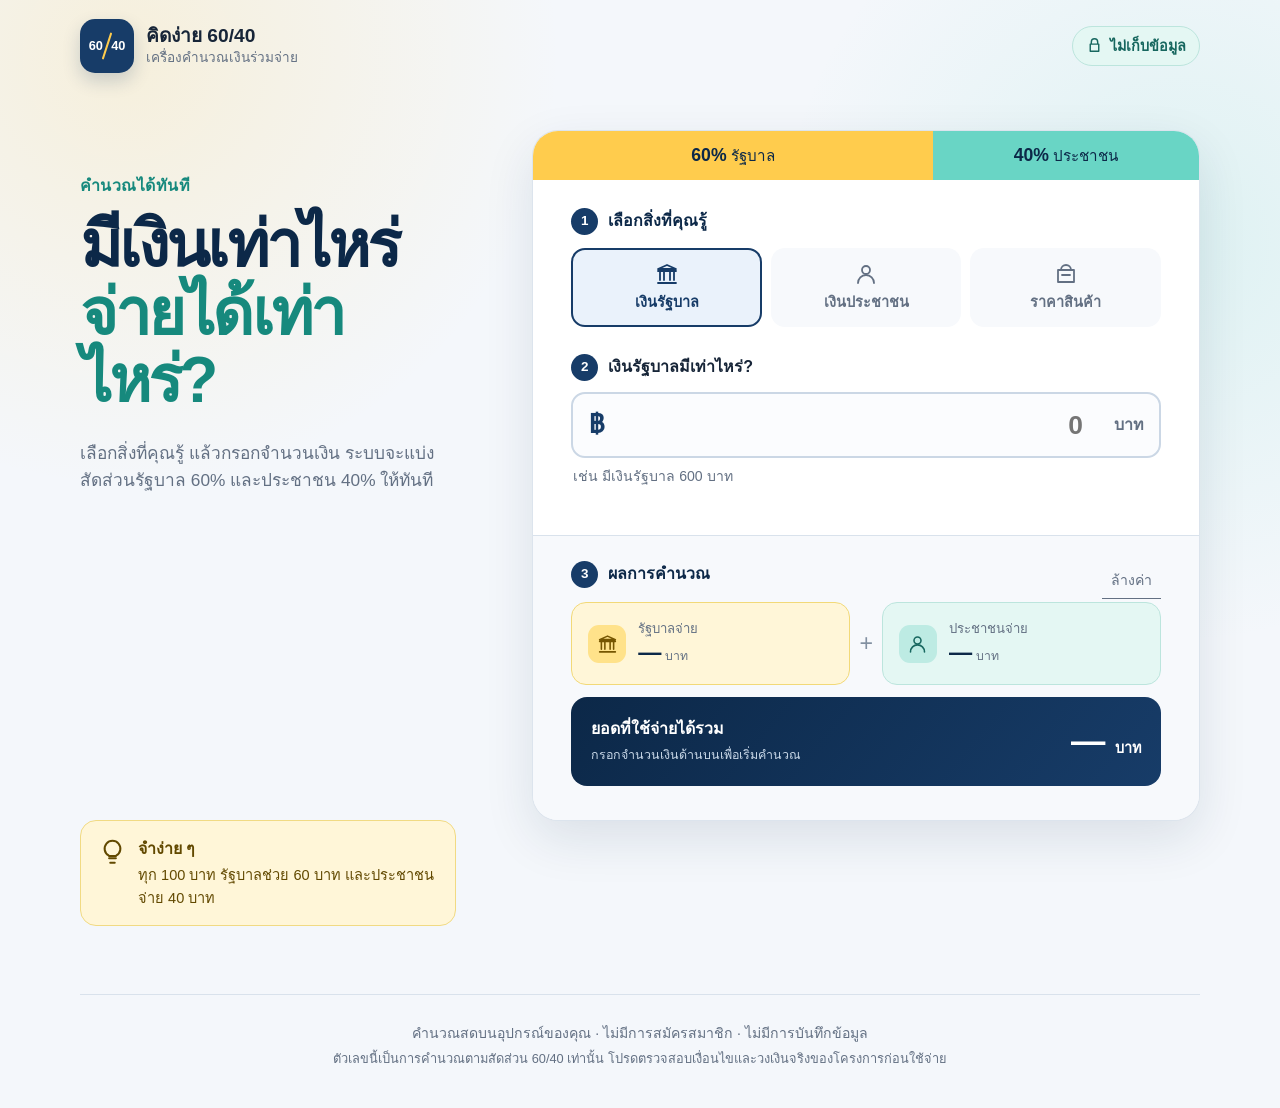
<file: 60-40-calculator/index.html>
<!doctype html>
<html lang="th">
  <head>
    <meta charset="UTF-8" />
    <meta name="viewport" content="width=device-width, initial-scale=1.0" />
    <meta
      name="description"
      content="เครื่องคำนวณสัดส่วนโครงการคนละครึ่ง 60/40 แบบง่าย ไม่เก็บข้อมูล"
    />
    <meta name="theme-color" content="#173c68" />
    <link
      rel="icon"
      type="image/svg+xml"
      href="data:image/svg+xml,%3Csvg xmlns='http://www.w3.org/2000/svg' viewBox='0 0 64 64'%3E%3Crect width='64' height='64' rx='15' fill='%23173c68'/%3E%3Cpath d='M12 35h40' stroke='%23fff' stroke-width='6' stroke-linecap='round'/%3E%3Ccircle cx='23' cy='24' r='7' fill='%23ffcc4d'/%3E%3Ccircle cx='41' cy='46' r='7' fill='%2369d5c5'/%3E%3C/svg%3E"
    />
    <title>คิดง่าย 60/40</title>
    <link rel="stylesheet" href="styles.css" />
    <script src="app.js" defer></script>
  </head>
  <body>
    <div class="page-shell">
      <header class="site-header">
        <a class="brand" href="#calculator" aria-label="คิดง่าย 60/40 หน้าหลัก">
          <span class="brand-mark" aria-hidden="true">
            <span>60</span><i></i><span>40</span>
          </span>
          <span class="brand-copy">
            <strong>คิดง่าย 60/40</strong>
            <small>เครื่องคำนวณเงินร่วมจ่าย</small>
          </span>
        </a>
        <span class="privacy-badge">
          <svg viewBox="0 0 24 24" aria-hidden="true"><path d="M7.5 10V7a4.5 4.5 0 0 1 9 0v3M6 10h12v10H6z"/></svg>
          ไม่เก็บข้อมูล
        </span>
      </header>

      <main id="calculator" class="calculator" aria-labelledby="page-title">
        <section class="intro">
          <p class="eyebrow">คำนวณได้ทันที</p>
          <h1 id="page-title">มีเงินเท่าไหร่<br /><span>จ่ายได้เท่าไหร่?</span></h1>
          <p>เลือกสิ่งที่คุณรู้ แล้วกรอกจำนวนเงิน ระบบจะแบ่งสัดส่วนรัฐบาล 60% และประชาชน 40% ให้ทันที</p>
        </section>

        <section class="calculator-card" aria-label="เครื่องคำนวณ">
          <div class="ratio-strip" aria-label="รัฐบาล 60 เปอร์เซ็นต์ ประชาชน 40 เปอร์เซ็นต์">
            <span class="government-ratio"><strong>60%</strong> รัฐบาล</span>
            <span class="citizen-ratio"><strong>40%</strong> ประชาชน</span>
          </div>

          <div class="mode-wrap">
            <p class="step-label"><span>1</span> เลือกสิ่งที่คุณรู้</p>
            <div class="mode-tabs" role="tablist" aria-label="รูปแบบการคำนวณ">
              <button class="mode-tab is-active" type="button" role="tab" aria-selected="true" data-mode="government">
                <svg viewBox="0 0 24 24" aria-hidden="true"><path d="M3 9h18M5 9v9m4-9v9m6-9v9m4-9v9M3 21h18M12 3l9 4H3z"/></svg>
                <span>เงินรัฐบาล</span>
              </button>
              <button class="mode-tab" type="button" role="tab" aria-selected="false" data-mode="citizen">
                <svg viewBox="0 0 24 24" aria-hidden="true"><circle cx="12" cy="8" r="4"/><path d="M4 21a8 8 0 0 1 16 0"/></svg>
                <span>เงินประชาชน</span>
              </button>
              <button class="mode-tab" type="button" role="tab" aria-selected="false" data-mode="total">
                <svg viewBox="0 0 24 24" aria-hidden="true"><path d="M4 8h16v12H4zM7 8a5 5 0 0 1 10 0M8 13h8"/></svg>
                <span>ราคาสินค้า</span>
              </button>
            </div>
          </div>

          <div class="input-section">
            <label id="amount-label" for="amount"><span class="step-number">2</span> เงินรัฐบาลมีเท่าไหร่?</label>
            <div class="money-input-wrap">
              <span aria-hidden="true">฿</span>
              <input
                id="amount"
                name="amount"
                type="text"
                inputmode="decimal"
                autocomplete="off"
                placeholder="0"
                aria-describedby="input-help input-error"
              />
              <span class="unit">บาท</span>
            </div>
            <p id="input-help" class="input-help">เช่น มีเงินรัฐบาล 600 บาท</p>
            <p id="input-error" class="input-error" role="alert" aria-live="polite"></p>
          </div>

          <div class="result-section" aria-live="polite">
            <div class="result-heading">
              <p class="step-label"><span>3</span> ผลการคำนวณ</p>
              <button id="clear-button" class="clear-button" type="button">ล้างค่า</button>
            </div>

            <div class="result-grid">
              <article class="result-item government-result">
                <div class="result-icon government-icon" aria-hidden="true">
                  <svg viewBox="0 0 24 24"><path d="M3 9h18M5 9v9m4-9v9m6-9v9m4-9v9M3 21h18M12 3l9 4H3z"/></svg>
                </div>
                <div>
                  <p>รัฐบาลจ่าย</p>
                  <strong id="government-result">—</strong><span> บาท</span>
                </div>
              </article>
              <span class="plus-sign" aria-hidden="true">+</span>
              <article class="result-item citizen-result">
                <div class="result-icon citizen-icon" aria-hidden="true">
                  <svg viewBox="0 0 24 24"><circle cx="12" cy="8" r="4"/><path d="M4 21a8 8 0 0 1 16 0"/></svg>
                </div>
                <div>
                  <p>ประชาชนจ่าย</p>
                  <strong id="citizen-result">—</strong><span> บาท</span>
                </div>
              </article>
            </div>

            <div class="total-result">
              <div>
                <p>ยอดที่ใช้จ่ายได้รวม</p>
                <small id="result-explanation">กรอกจำนวนเงินด้านบนเพื่อเริ่มคำนวณ</small>
              </div>
              <strong><span id="total-result">—</span> <small>บาท</small></strong>
            </div>
          </div>
        </section>

        <aside class="tip-card">
          <svg viewBox="0 0 24 24" aria-hidden="true"><path d="M9 18h6M10 22h4M8.5 15.5A7 7 0 1 1 15.5 15.5L15 16H9z"/></svg>
          <div>
            <strong>จำง่าย ๆ</strong>
            <p>ทุก 100 บาท รัฐบาลช่วย 60 บาท และประชาชนจ่าย 40 บาท</p>
          </div>
        </aside>
      </main>

      <footer>
        <p>คำนวณสดบนอุปกรณ์ของคุณ · ไม่มีการสมัครสมาชิก · ไม่มีการบันทึกข้อมูล</p>
        <p class="disclaimer">ตัวเลขนี้เป็นการคำนวณตามสัดส่วน 60/40 เท่านั้น โปรดตรวจสอบเงื่อนไขและวงเงินจริงของโครงการก่อนใช้จ่าย</p>
      </footer>
    </div>
  </body>
</html>
</file>
<file: 60-40-calculator/styles.css>
:root {
  color-scheme: light;
  --navy: #173c68;
  --navy-deep: #0c2848;
  --blue-soft: #eaf2fb;
  --gold: #ffcc4d;
  --gold-soft: #fff6d8;
  --teal: #16897d;
  --teal-soft: #e4f7f3;
  --ink: #172538;
  --muted: #637083;
  --line: #d9e2ec;
  --surface: #ffffff;
  --background: #f4f7fb;
  --danger: #b42318;
  --shadow: 0 18px 50px rgba(16, 43, 75, 0.11);
}

* { box-sizing: border-box; }

html { scroll-behavior: smooth; }

body {
  margin: 0;
  min-width: 320px;
  color: var(--ink);
  background:
    radial-gradient(circle at 10% 5%, rgba(255, 204, 77, 0.18), transparent 27rem),
    radial-gradient(circle at 92% 22%, rgba(105, 213, 197, 0.16), transparent 25rem),
    var(--background);
  font-family: "Noto Sans Thai", "Leelawadee UI", Tahoma, sans-serif;
  font-size: 16px;
  line-height: 1.55;
}

button, input { font: inherit; }

button { -webkit-tap-highlight-color: transparent; }

.page-shell { min-height: 100vh; }

.site-header {
  width: min(1120px, calc(100% - 40px));
  margin: 0 auto;
  min-height: 92px;
  display: flex;
  align-items: center;
  justify-content: space-between;
  gap: 20px;
}

.brand {
  display: flex;
  align-items: center;
  gap: 12px;
  color: var(--ink);
  text-decoration: none;
}

.brand-mark {
  width: 54px;
  height: 54px;
  display: grid;
  grid-template-columns: 1fr 3px 1fr;
  align-items: center;
  justify-items: center;
  padding: 8px 6px;
  color: white;
  background: var(--navy);
  border-radius: 15px;
  box-shadow: 0 8px 18px rgba(23, 60, 104, 0.2);
  font-weight: 800;
  font-size: 0.8rem;
}

.brand-mark i {
  width: 2px;
  height: 28px;
  background: var(--gold);
  transform: rotate(18deg);
  border-radius: 9px;
}

.brand-copy { display: grid; }
.brand-copy strong { font-size: 1.2rem; line-height: 1.2; }
.brand-copy small { color: var(--muted); font-size: 0.85rem; }

.privacy-badge {
  display: inline-flex;
  align-items: center;
  gap: 7px;
  padding: 8px 13px;
  color: #17675f;
  background: var(--teal-soft);
  border: 1px solid #bce5dd;
  border-radius: 999px;
  font-size: 0.9rem;
  font-weight: 700;
}

.privacy-badge svg {
  width: 17px;
  fill: none;
  stroke: currentColor;
  stroke-width: 2;
  stroke-linecap: round;
  stroke-linejoin: round;
}

.calculator {
  width: min(1120px, calc(100% - 40px));
  margin: 38px auto 0;
  display: grid;
  grid-template-columns: minmax(260px, 0.72fr) minmax(550px, 1.28fr);
  gap: clamp(34px, 6vw, 82px);
  align-items: start;
}

.intro { padding-top: 44px; }

.eyebrow {
  margin: 0 0 13px;
  color: var(--teal);
  font-weight: 800;
  letter-spacing: 0.03em;
}

.intro h1 {
  margin: 0;
  color: var(--navy-deep);
  font-size: clamp(2.65rem, 5vw, 4.5rem);
  line-height: 1.06;
  letter-spacing: -0.045em;
}

.intro h1 span { color: var(--teal); }

.intro > p:last-child {
  max-width: 31rem;
  margin: 25px 0 0;
  color: var(--muted);
  font-size: 1.08rem;
}

.calculator-card {
  overflow: hidden;
  background: var(--surface);
  border: 1px solid rgba(217, 226, 236, 0.9);
  border-radius: 26px;
  box-shadow: var(--shadow);
}

.ratio-strip { display: grid; grid-template-columns: 60fr 40fr; color: var(--navy-deep); font-size: 0.95rem; }
.ratio-strip span { padding: 11px 16px; text-align: center; }
.ratio-strip strong { font-size: 1.1rem; }
.government-ratio { background: var(--gold); }
.citizen-ratio { background: #69d5c5; }

.mode-wrap, .input-section, .result-section { padding-left: clamp(20px, 4vw, 38px); padding-right: clamp(20px, 4vw, 38px); }
.mode-wrap { padding-top: 28px; }

.step-label {
  display: flex;
  align-items: center;
  gap: 10px;
  margin: 0 0 13px;
  color: var(--navy-deep);
  font-size: 1rem;
  font-weight: 800;
}

.step-label > span, .step-number {
  width: 27px;
  height: 27px;
  display: inline-grid;
  place-items: center;
  flex: 0 0 auto;
  color: white;
  background: var(--navy);
  border-radius: 50%;
  font-size: 0.84rem;
  font-weight: 800;
}

.mode-tabs {
  display: grid;
  grid-template-columns: repeat(3, 1fr);
  gap: 9px;
}

.mode-tab {
  min-height: 79px;
  display: flex;
  flex-direction: column;
  align-items: center;
  justify-content: center;
  gap: 5px;
  padding: 10px 7px;
  color: var(--muted);
  background: #f7f9fc;
  border: 2px solid transparent;
  border-radius: 14px;
  cursor: pointer;
  font-size: 0.9rem;
  font-weight: 700;
  transition: transform 150ms ease, border-color 150ms ease, background 150ms ease;
}

.mode-tab:hover { transform: translateY(-1px); background: var(--blue-soft); }
.mode-tab.is-active { color: var(--navy); background: var(--blue-soft); border-color: var(--navy); }
.mode-tab:focus-visible, .clear-button:focus-visible, #amount:focus-visible { outline: 3px solid rgba(22, 137, 125, 0.28); outline-offset: 3px; }

.mode-tab svg, .result-icon svg, .tip-card svg {
  width: 24px;
  height: 24px;
  fill: none;
  stroke: currentColor;
  stroke-width: 1.8;
  stroke-linecap: round;
  stroke-linejoin: round;
}

.input-section { padding-top: 27px; padding-bottom: 27px; }
.input-section label { display: flex; align-items: center; gap: 10px; margin-bottom: 11px; font-weight: 800; }

.money-input-wrap { position: relative; }
.money-input-wrap > span:first-child {
  position: absolute;
  left: 18px;
  top: 50%;
  transform: translateY(-50%);
  color: var(--navy);
  font-size: 1.6rem;
  font-weight: 800;
}

#amount {
  width: 100%;
  height: 66px;
  padding: 7px 76px 7px 52px;
  color: var(--navy-deep);
  background: #fbfcfe;
  border: 2px solid #cbd7e5;
  border-radius: 14px;
  font-size: 1.65rem;
  font-weight: 800;
  text-align: right;
  transition: border-color 150ms ease, box-shadow 150ms ease;
}

#amount:focus { border-color: var(--teal); box-shadow: 0 0 0 4px rgba(22, 137, 125, 0.1); outline: none; }
#amount.has-error { border-color: var(--danger); }
.money-input-wrap .unit { position: absolute; right: 17px; top: 50%; transform: translateY(-50%); color: var(--muted); font-weight: 700; }
.input-help { margin: 8px 2px 0; color: var(--muted); font-size: 0.88rem; }
.input-error { min-height: 1.2em; margin: 3px 2px 0; color: var(--danger); font-size: 0.88rem; font-weight: 700; }

.result-section { padding-top: 25px; padding-bottom: 34px; background: #f7f9fc; border-top: 1px solid var(--line); }
.result-heading { display: flex; align-items: center; justify-content: space-between; gap: 20px; }
.result-heading .step-label { margin-bottom: 14px; }

.clear-button {
  padding: 6px 9px;
  color: var(--muted);
  background: transparent;
  border: 0;
  border-bottom: 1px solid currentColor;
  cursor: pointer;
  font-size: 0.88rem;
}

.result-grid { display: grid; grid-template-columns: 1fr auto 1fr; gap: 9px; align-items: center; }
.result-item { min-width: 0; padding: 16px; display: flex; align-items: center; gap: 12px; border-radius: 15px; }
.government-result { background: var(--gold-soft); border: 1px solid #f2d978; }
.citizen-result { background: var(--teal-soft); border: 1px solid #bce5dd; }
.result-icon { width: 38px; height: 38px; display: grid; place-items: center; flex: 0 0 auto; border-radius: 11px; }
.result-icon svg { width: 21px; }
.government-icon { color: #765600; background: #ffe28a; }
.citizen-icon { color: #17675f; background: #bdebe3; }
.result-item p { margin: 0; color: var(--muted); font-size: 0.82rem; }
.result-item strong { color: var(--navy-deep); font-size: clamp(1.15rem, 2.5vw, 1.45rem); line-height: 1.2; }
.result-item div:last-child > span { color: var(--muted); font-size: 0.77rem; }
.plus-sign { color: #8290a1; font-size: 1.45rem; font-weight: 500; }

.total-result {
  margin-top: 12px;
  padding: 18px 20px;
  display: flex;
  align-items: center;
  justify-content: space-between;
  gap: 20px;
  color: white;
  background: linear-gradient(130deg, var(--navy-deep), var(--navy));
  border-radius: 16px;
}

.total-result p { margin: 0; font-weight: 800; }
.total-result small { color: #c9d8e8; font-size: 0.78rem; }
.total-result > strong { flex: 0 0 auto; font-size: clamp(1.7rem, 4vw, 2.15rem); white-space: nowrap; }
.total-result > strong small { color: white; font-size: 0.9rem; }

.tip-card {
  grid-column: 1;
  margin-top: -78px;
  max-width: 390px;
  padding: 16px 18px;
  display: flex;
  gap: 12px;
  color: #624900;
  background: var(--gold-soft);
  border: 1px solid #f1da83;
  border-radius: 16px;
}

.tip-card > svg { width: 27px; height: 27px; flex: 0 0 auto; margin-top: 1px; }
.tip-card strong { display: block; }
.tip-card p { margin: 2px 0 0; font-size: 0.91rem; }

footer {
  width: min(1120px, calc(100% - 40px));
  margin: 68px auto 0;
  padding: 24px 0 35px;
  text-align: center;
  color: var(--muted);
  border-top: 1px solid var(--line);
  font-size: 0.88rem;
}

footer p { margin: 4px 0; }
.disclaimer { font-size: 0.8rem; }

@media (max-width: 870px) {
  .calculator { margin-top: 12px; grid-template-columns: 1fr; gap: 26px; }
  .intro { padding-top: 18px; text-align: center; }
  .intro h1 br { display: none; }
  .intro > p:last-child { margin-left: auto; margin-right: auto; }
  .calculator-card { max-width: 650px; width: 100%; margin: 0 auto; }
  .tip-card { grid-column: 1; margin: 0 auto; max-width: 650px; width: 100%; }
  footer { margin-top: 45px; }
}

@media (max-width: 540px) {
  .site-header, .calculator, footer { width: min(100% - 24px, 1120px); }
  .site-header { min-height: 76px; }
  .brand-mark { width: 46px; height: 46px; border-radius: 13px; }
  .brand-copy strong { font-size: 1.05rem; }
  .brand-copy small { display: none; }
  .privacy-badge { padding: 7px 10px; font-size: 0.8rem; }
  .intro { padding-top: 12px; }
  .intro h1 { font-size: clamp(2.15rem, 11vw, 3rem); }
  .intro > p:last-child { margin-top: 16px; font-size: 1rem; }
  .calculator-card { border-radius: 21px; }
  .mode-wrap { padding-top: 22px; }
  .mode-tabs { gap: 6px; }
  .mode-tab { min-height: 73px; font-size: 0.78rem; }
  .mode-tab svg { width: 21px; }
  .input-section { padding-top: 22px; padding-bottom: 20px; }
  #amount { height: 61px; font-size: 1.45rem; }
  .result-grid { grid-template-columns: 1fr; gap: 7px; }
  .plus-sign { display: none; }
  .result-item { padding: 13px 15px; }
  .total-result { align-items: flex-end; padding: 16px; }
  .total-result small#result-explanation { display: block; max-width: 145px; line-height: 1.35; }
  .total-result > strong { font-size: 1.6rem; }
  footer { margin-top: 38px; }
}

@media (prefers-reduced-motion: reduce) {
  *, *::before, *::after { scroll-behavior: auto !important; transition: none !important; }
}
</file>
